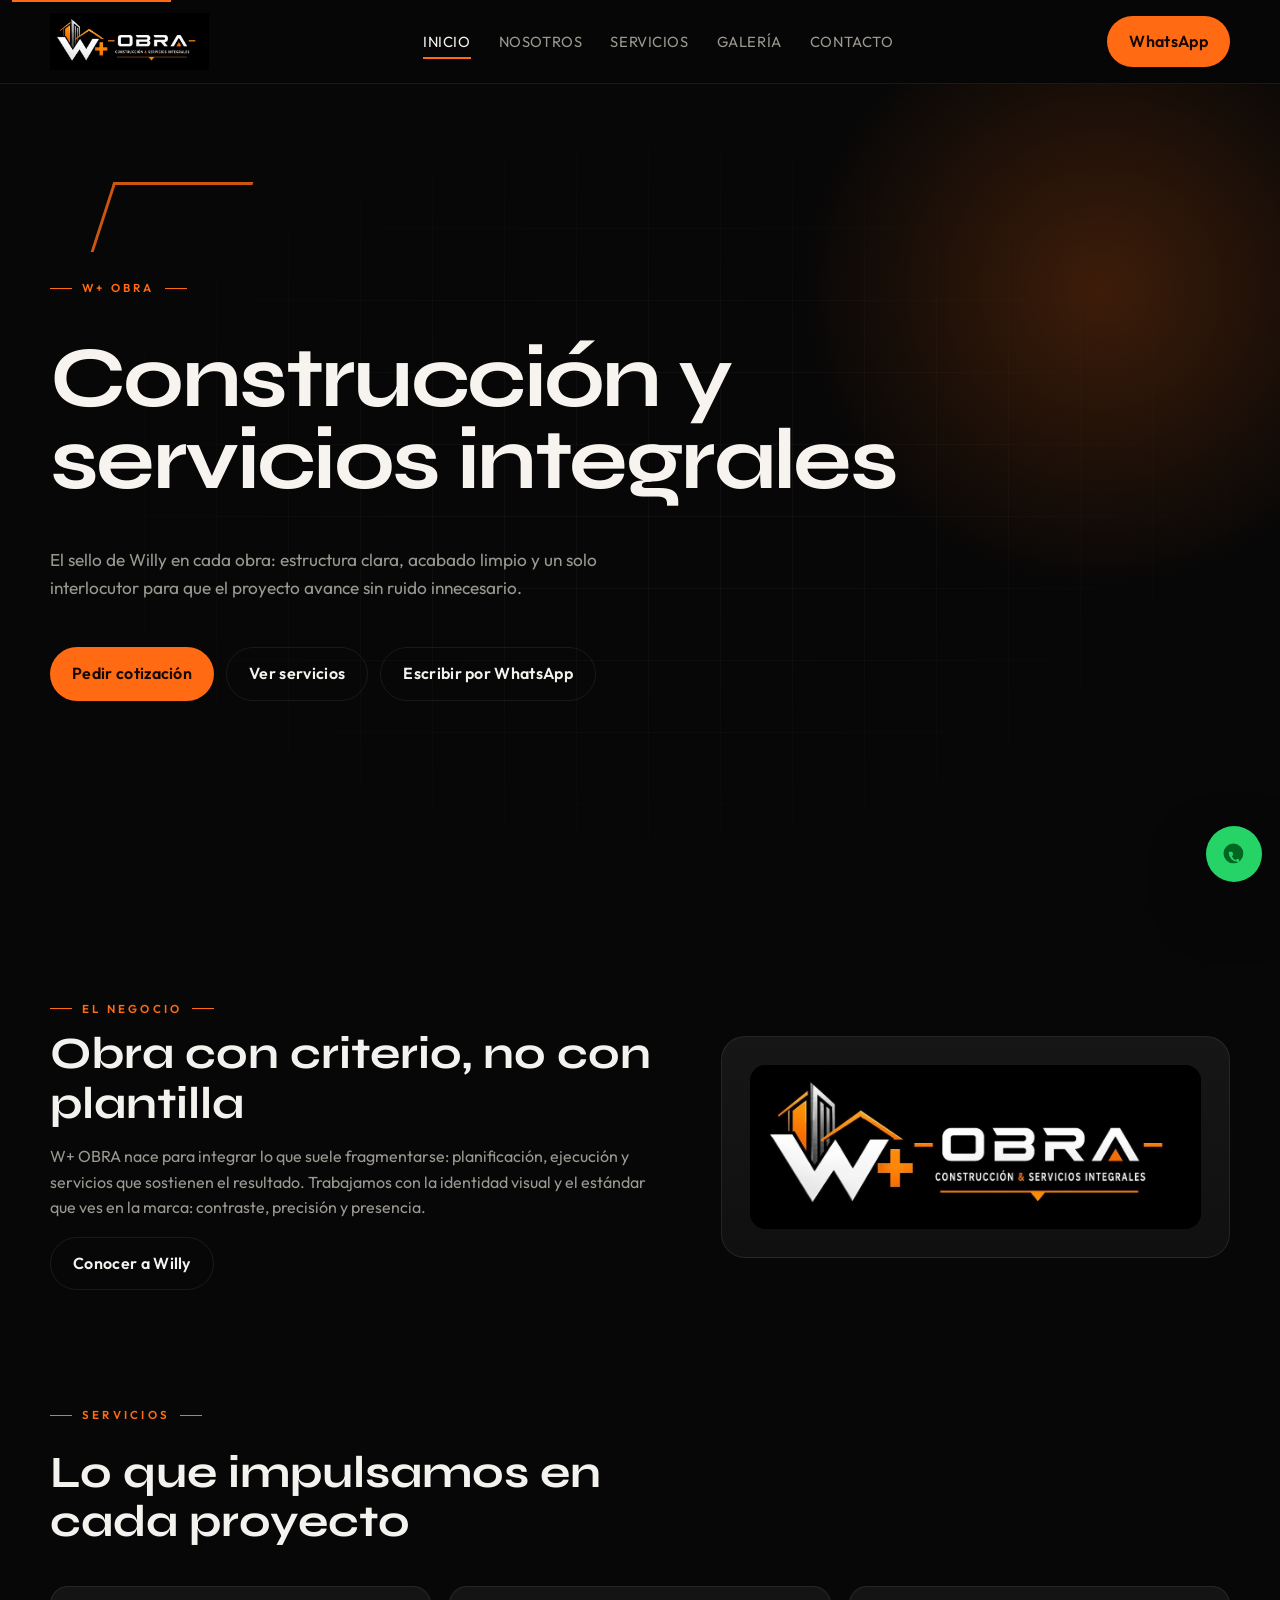
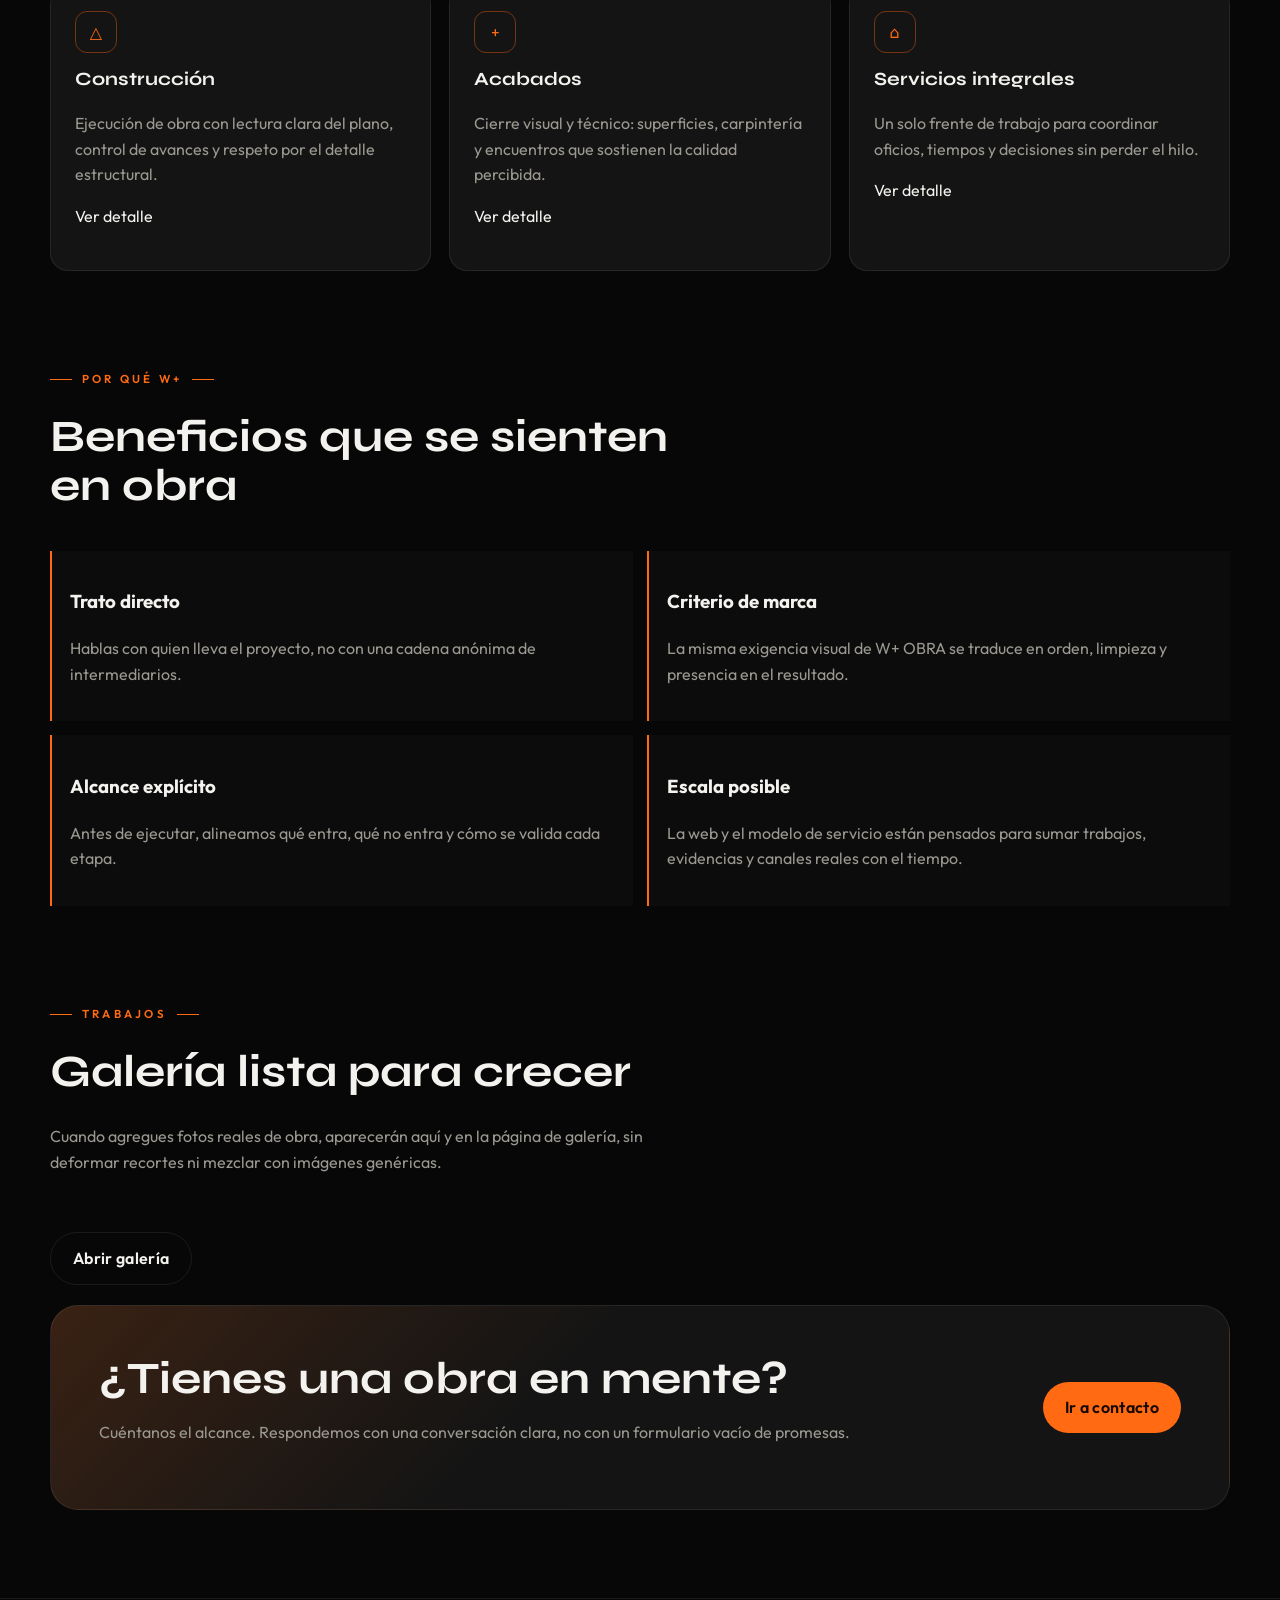
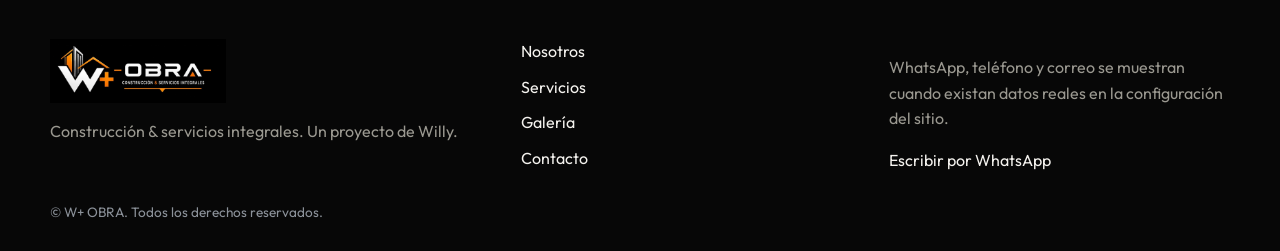
<file: w-plus-obra/index.html>
<!DOCTYPE html>
<html lang="es">
<head>
  <meta charset="utf-8">
  <meta name="viewport" content="width=device-width, initial-scale=1">
  <title>W+ OBRA | Construcción y servicios integrales</title>
  <meta name="description" content="W+ OBRA, el proyecto de Willy: construcción y servicios integrales con enfoque claro, acabado profesional y acompañamiento de principio a fin.">
  <link rel="canonical" href="index.html">
  <meta name="robots" content="index,follow">
  <meta property="og:type" content="website">
  <meta property="og:title" content="W+ OBRA | Construcción y servicios integrales">
  <meta property="og:description" content="Construcción y servicios integrales. Un proyecto de Willy, con identidad propia y ejecución profesional.">
  <meta property="og:image" content="assets/brand/logo-header.jpg">
  <meta name="twitter:card" content="summary_large_image">
  <link rel="icon" href="assets/brand/logo-mark.jpg" type="image/jpeg">
  <link rel="apple-touch-icon" href="assets/brand/logo-mark.jpg">
  <link rel="manifest" href="site.webmanifest">
  <link rel="preconnect" href="https://fonts.googleapis.com">
  <link rel="preconnect" href="https://fonts.gstatic.com" crossorigin>
  <link rel="preload" as="image" href="assets/brand/logo-header.jpg">
  <link href="https://fonts.googleapis.com/css2?family=Outfit:wght@300;400;500;600;700&family=Syne:wght@600;700;800&display=swap" rel="stylesheet">
  <link rel="stylesheet" href="assets/css/styles.css">
  <script type="application/ld+json">
  {
    "@context": "https://schema.org",
    "@type": "Organization",
    "name": "W+ OBRA",
    "alternateName": "Willy Plus Obra",
    "description": "Construcción y servicios integrales",
    "image": "assets/brand/logo-header.jpg",
    "logo": "assets/brand/logo-mark.jpg"
  }
  </script>
</head>
<body data-page="inicio">
  <a class="skip-link" href="#contenido">Saltar al contenido</a>
  <header class="site-header" data-header>
    <div class="wrap header-inner">
      <a class="logo-link" href="index.html">
        <img class="logo-full" src="assets/brand/logo-header.jpg" width="280" height="58" alt="W+ OBRA, construcción y servicios integrales">
        <img class="logo-mark" src="assets/brand/logo-mark.jpg" width="48" height="48" alt="W+ OBRA">
      </a>
      <nav class="nav-desktop" data-nav aria-label="Principal">
        <a href="index.html" data-nav-key="inicio">Inicio</a>
        <a href="nosotros.html" data-nav-key="nosotros">Nosotros</a>
        <a href="servicios.html" data-nav-key="servicios">Servicios</a>
        <a href="galeria.html" data-nav-key="galeria">Galería</a>
        <a href="contacto.html" data-nav-key="contacto">Contacto</a>
      </nav>
      <a class="btn btn-primary header-cta" data-requires-whatsapp hidden target="_blank" rel="noopener noreferrer">WhatsApp</a>
      <button class="menu-toggle" type="button" data-open-menu aria-label="Abrir menú">
        <img src="assets/brand/logo-mark.jpg" alt="">
      </button>
    </div>
  </header>
  <div class="nav-mobile" data-mobile-nav aria-hidden="true">
    <div class="nav-mobile-top">
      <img src="assets/brand/logo-mark.jpg" width="56" height="56" alt="W+ OBRA" style="border-radius:14px;object-fit:cover">
      <button class="close-menu" type="button" data-close-menu aria-label="Cerrar menú">Cerrar</button>
    </div>
    <nav data-nav aria-label="Móvil">
      <a href="index.html" data-nav-key="inicio">Inicio</a>
      <a href="nosotros.html" data-nav-key="nosotros">Nosotros</a>
      <a href="servicios.html" data-nav-key="servicios">Servicios</a>
      <a href="galeria.html" data-nav-key="galeria">Galería</a>
      <a href="contacto.html" data-nav-key="contacto">Contacto</a>
    </nav>
  </div>

  <main id="contenido">
    <section class="hero">
      <div class="hero-grid" aria-hidden="true"></div>
      <div class="hero-glow" aria-hidden="true"></div>
      <div class="hero-roof" aria-hidden="true"></div>
      <div class="hero-inner reveal">
        <p class="eyebrow">W+ OBRA</p>
        <h1>Construcción y servicios integrales</h1>
        <p class="lede">El sello de Willy en cada obra: estructura clara, acabado limpio y un solo interlocutor para que el proyecto avance sin ruido innecesario.</p>
        <div class="hero-actions">
          <a class="btn btn-primary" href="contacto.html">Pedir cotización</a>
          <a class="btn btn-ghost" href="servicios.html">Ver servicios</a>
          <a class="btn btn-ghost" data-requires-whatsapp hidden target="_blank" rel="noopener noreferrer">Escribir por WhatsApp</a>
        </div>
      </div>
    </section>

    <section class="section">
      <div class="wrap split">
        <div>
          <p class="eyebrow">El negocio</p>
          <h2>Obra con criterio, no con plantilla</h2>
          <p class="muted">W+ OBRA nace para integrar lo que suele fragmentarse: planificación, ejecución y servicios que sostienen el resultado. Trabajamos con la identidad visual y el estándar que ves en la marca: contraste, precisión y presencia.</p>
          <p><a class="btn btn-ghost" href="nosotros.html">Conocer a Willy</a></p>
        </div>
        <div class="panel">
          <img src="assets/brand/logo-header.jpg" alt="Identidad oficial de W+ OBRA" width="640" height="220">
        </div>
      </div>
    </section>

    <section class="section" style="padding-top:0">
      <div class="wrap">
        <div class="section-head">
          <p class="eyebrow">Servicios</p>
          <h2>Lo que impulsamos en cada proyecto</h2>
        </div>
        <div class="cards">
          <article class="card">
            <div class="icon-mark" aria-hidden="true">△</div>
            <h3>Construcción</h3>
            <p class="muted">Ejecución de obra con lectura clara del plano, control de avances y respeto por el detalle estructural.</p>
            <p><a href="servicios.html#construccion">Ver detalle</a></p>
          </article>
          <article class="card">
            <div class="icon-mark" aria-hidden="true">+</div>
            <h3>Acabados</h3>
            <p class="muted">Cierre visual y técnico: superficies, carpintería y encuentros que sostienen la calidad percibida.</p>
            <p><a href="servicios.html#acabados">Ver detalle</a></p>
          </article>
          <article class="card">
            <div class="icon-mark" aria-hidden="true">⌂</div>
            <h3>Servicios integrales</h3>
            <p class="muted">Un solo frente de trabajo para coordinar oficios, tiempos y decisiones sin perder el hilo.</p>
            <p><a href="servicios.html#integral">Ver detalle</a></p>
          </article>
        </div>
      </div>
    </section>

    <section class="section" style="padding-top:0">
      <div class="wrap">
        <div class="section-head">
          <p class="eyebrow">Por qué W+</p>
          <h2>Beneficios que se sienten en obra</h2>
        </div>
        <div class="values">
          <div class="value">
            <h3>Trato directo</h3>
            <p class="muted">Hablas con quien lleva el proyecto, no con una cadena anónima de intermediarios.</p>
          </div>
          <div class="value">
            <h3>Criterio de marca</h3>
            <p class="muted">La misma exigencia visual de W+ OBRA se traduce en orden, limpieza y presencia en el resultado.</p>
          </div>
          <div class="value">
            <h3>Alcance explícito</h3>
            <p class="muted">Antes de ejecutar, alineamos qué entra, qué no entra y cómo se valida cada etapa.</p>
          </div>
          <div class="value">
            <h3>Escala posible</h3>
            <p class="muted">La web y el modelo de servicio están pensados para sumar trabajos, evidencias y canales reales con el tiempo.</p>
          </div>
        </div>
      </div>
    </section>

    <section class="section" style="padding-top:0">
      <div class="wrap">
        <div class="section-head">
          <p class="eyebrow">Trabajos</p>
          <h2>Galería lista para crecer</h2>
          <p class="muted">Cuando agregues fotos reales de obra, aparecerán aquí y en la página de galería, sin deformar recortes ni mezclar con imágenes genéricas.</p>
        </div>
        <a class="btn btn-ghost" href="galeria.html">Abrir galería</a>
        <div class="cta-band">
          <div>
            <h2>¿Tienes una obra en mente?</h2>
            <p class="muted">Cuéntanos el alcance. Respondemos con una conversación clara, no con un formulario vacío de promesas.</p>
          </div>
          <a class="btn btn-primary" href="contacto.html">Ir a contacto</a>
        </div>
      </div>
    </section>
  </main>

  <footer class="site-footer">
    <div class="wrap footer-grid">
      <div>
        <img class="footer-logo" src="assets/brand/logo-header.jpg" alt="W+ OBRA">
        <p class="muted">Construcción &amp; servicios integrales. Un proyecto de Willy.</p>
      </div>
      <nav aria-label="Pie">
        <a href="nosotros.html">Nosotros</a>
        <a href="servicios.html">Servicios</a>
        <a href="galeria.html">Galería</a>
        <a href="contacto.html">Contacto</a>
      </nav>
      <div>
        <p class="muted">WhatsApp, teléfono y correo se muestran cuando existan datos reales en la configuración del sitio.</p>
        <a data-requires-whatsapp hidden target="_blank" rel="noopener noreferrer">Escribir por WhatsApp</a>
      </div>
    </div>
    <div class="wrap legal">© W+ OBRA. Todos los derechos reservados.</div>
  </footer>

  <a class="wa-float" data-wa-float hidden target="_blank" rel="noopener noreferrer" aria-label="WhatsApp">
    <svg width="28" height="28" viewBox="0 0 24 24" fill="currentColor" aria-hidden="true"><path d="M20 11.5A8.5 8.5 0 1 1 11.5 3 8.5 8.5 0 0 1 20 11.5Zm-3.2 5.2-1.7-.5a.8.8 0 0 0-.7.1l-1 1a7 7 0 0 1-3.3-3.3l1-1a.8.8 0 0 0 .1-.7l-.5-1.7a.8.8 0 0 0-.8-.5h-1.6a.8.8 0 0 0-.8.8 8 8 0 0 0 8 8 .8.8 0 0 0 .8-.8v-1.6a.8.8 0 0 0-.5-.8Z"/></svg>
  </a>
  <script src="assets/js/config.js"></script>
  <script src="assets/js/main.js"></script>
</body>
</html>
</file>
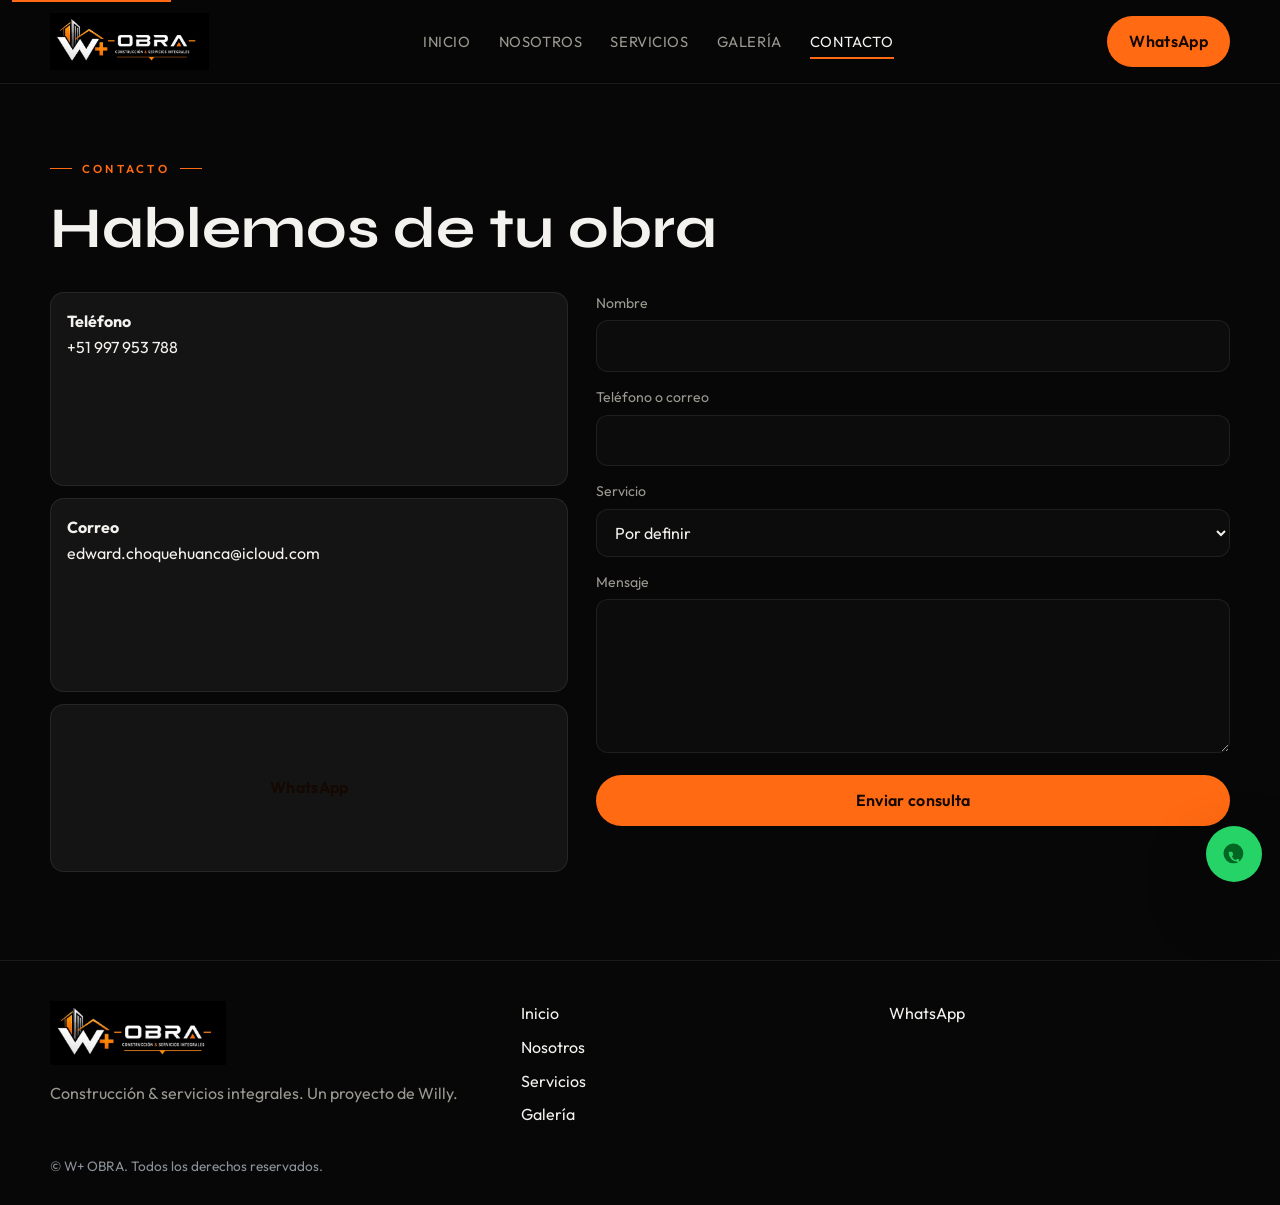
<file: w-plus-obra/contacto.html>
<!DOCTYPE html>
<html lang="es">
<head>
  <meta charset="utf-8">
  <meta name="viewport" content="width=device-width, initial-scale=1">
  <title>Contacto | Cotiza con W+ OBRA</title>
  <meta name="description" content="Contacta a W+ OBRA para cotizar construcción o servicios integrales. Formulario y canales reales: WhatsApp, teléfono o correo cuando estén configurados.">
  <link rel="canonical" href="contacto.html">
  <meta property="og:title" content="Contacto | Cotiza con W+ OBRA">
  <meta property="og:description" content="Escribe a Willy / W+ OBRA para hablar de tu obra. Sin datos inventados: solo los canales que existan.">
  <meta property="og:image" content="assets/brand/logo-header.jpg">
  <link rel="icon" href="assets/brand/logo-mark.jpg" type="image/jpeg">
  <link rel="preconnect" href="https://fonts.googleapis.com">
  <link rel="preconnect" href="https://fonts.gstatic.com" crossorigin>
  <link href="https://fonts.googleapis.com/css2?family=Outfit:wght@300;400;500;600;700&family=Syne:wght@600;700;800&display=swap" rel="stylesheet">
  <link rel="stylesheet" href="assets/css/styles.css">
  <script type="application/ld+json">
  {
    "@context": "https://schema.org",
    "@type": "ContactPage",
    "name": "Contacto W+ OBRA",
    "mainEntity": { "@type": "Organization", "name": "W+ OBRA" }
  }
  </script>
</head>
<body data-page="contacto">
  <a class="skip-link" href="#contenido">Saltar al contenido</a>
  <header class="site-header" data-header>
    <div class="wrap header-inner">
      <a class="logo-link" href="index.html">
        <img class="logo-full" src="assets/brand/logo-header.jpg" width="280" height="58" alt="W+ OBRA, construcción y servicios integrales">
        <img class="logo-mark" src="assets/brand/logo-mark.jpg" width="48" height="48" alt="W+ OBRA">
      </a>
      <nav class="nav-desktop" data-nav aria-label="Principal">
        <a href="index.html" data-nav-key="inicio">Inicio</a>
        <a href="nosotros.html" data-nav-key="nosotros">Nosotros</a>
        <a href="servicios.html" data-nav-key="servicios">Servicios</a>
        <a href="galeria.html" data-nav-key="galeria">Galería</a>
        <a href="contacto.html" data-nav-key="contacto">Contacto</a>
      </nav>
      <a class="btn btn-primary header-cta" data-requires-whatsapp hidden target="_blank" rel="noopener noreferrer">WhatsApp</a>
      <button class="menu-toggle" type="button" data-open-menu aria-label="Abrir menú">
        <img src="assets/brand/logo-mark.jpg" alt="">
      </button>
    </div>
  </header>
  <div class="nav-mobile" data-mobile-nav aria-hidden="true">
    <div class="nav-mobile-top">
      <img src="assets/brand/logo-mark.jpg" width="56" height="56" alt="W+ OBRA" style="border-radius:14px;object-fit:cover">
      <button class="close-menu" type="button" data-close-menu aria-label="Cerrar menú">Cerrar</button>
    </div>
    <nav data-nav aria-label="Móvil">
      <a href="index.html" data-nav-key="inicio">Inicio</a>
      <a href="nosotros.html" data-nav-key="nosotros">Nosotros</a>
      <a href="servicios.html" data-nav-key="servicios">Servicios</a>
      <a href="galeria.html" data-nav-key="galeria">Galería</a>
      <a href="contacto.html" data-nav-key="contacto">Contacto</a>
    </nav>
  </div>

  <main id="contenido">
    <header class="page-hero wrap">
      <p class="eyebrow">Contacto</p>
      <h1>Hablemos de tu obra</h1>
    </header>

    <section class="section" style="padding-top:8px">
      <div class="wrap contact-grid">
        <aside class="contact-list">
          <a data-contact-phone hidden><strong>Teléfono</strong><br><span data-value></span></a>
          <a data-contact-email hidden><strong>Correo</strong><br><span data-value></span></a>
          <p data-contact-address hidden><strong>Ubicación</strong><br><span data-value></span></p>
          <p data-contact-hours hidden><strong>Horarios</strong><br><span data-value></span></p>
          <a class="btn btn-primary" data-requires-whatsapp hidden target="_blank" rel="noopener noreferrer">WhatsApp</a>
        </aside>
        <div>
          <form class="form" data-contact-form>
            <label>
              <span>Nombre</span>
              <input name="name" type="text" required autocomplete="name" maxlength="120">
            </label>
            <label>
              <span>Teléfono o correo</span>
              <input name="contact" type="text" required autocomplete="tel" maxlength="120">
            </label>
            <label>
              <span>Servicio</span>
              <select name="service">
                <option value="">Por definir</option>
                <option>Construcción</option>
                <option>Acabados</option>
                <option>Servicios integrales</option>
              </select>
            </label>
            <label>
              <span>Mensaje</span>
              <textarea name="message" rows="5" required maxlength="2000"></textarea>
            </label>
            <button class="btn btn-primary" type="submit">Enviar consulta</button>
            <p class="muted" data-form-status></p>
          </form>
          <div data-map hidden style="margin-top:20px">
            <iframe class="map-frame" title="Mapa de W+ OBRA" loading="lazy" referrerpolicy="no-referrer-when-downgrade"></iframe>
          </div>
        </div>
      </div>
    </section>
  </main>

  <footer class="site-footer">
    <div class="wrap footer-grid">
      <div>
        <img class="footer-logo" src="assets/brand/logo-header.jpg" alt="W+ OBRA">
        <p class="muted">Construcción &amp; servicios integrales. Un proyecto de Willy.</p>
      </div>
      <nav aria-label="Pie">
        <a href="index.html">Inicio</a>
        <a href="nosotros.html">Nosotros</a>
        <a href="servicios.html">Servicios</a>
        <a href="galeria.html">Galería</a>
      </nav>
      <div>
        <a data-requires-whatsapp hidden target="_blank" rel="noopener noreferrer">WhatsApp</a>
      </div>
    </div>
    <div class="wrap legal">© W+ OBRA. Todos los derechos reservados.</div>
  </footer>
  <a class="wa-float" data-wa-float hidden target="_blank" rel="noopener noreferrer" aria-label="WhatsApp">
    <svg width="28" height="28" viewBox="0 0 24 24" fill="currentColor" aria-hidden="true"><path d="M20 11.5A8.5 8.5 0 1 1 11.5 3 8.5 8.5 0 0 1 20 11.5Zm-3.2 5.2-1.7-.5a.8.8 0 0 0-.7.1l-1 1a7 7 0 0 1-3.3-3.3l1-1a.8.8 0 0 0 .1-.7l-.5-1.7a.8.8 0 0 0-.8-.5h-1.6a.8.8 0 0 0-.8.8 8 8 0 0 0 8 8 .8.8 0 0 0 .8-.8v-1.6a.8.8 0 0 0-.5-.8Z"/></svg>
  </a>
  <script src="assets/js/config.js"></script>
  <script src="assets/js/main.js"></script>
</body>
</html>
</file>
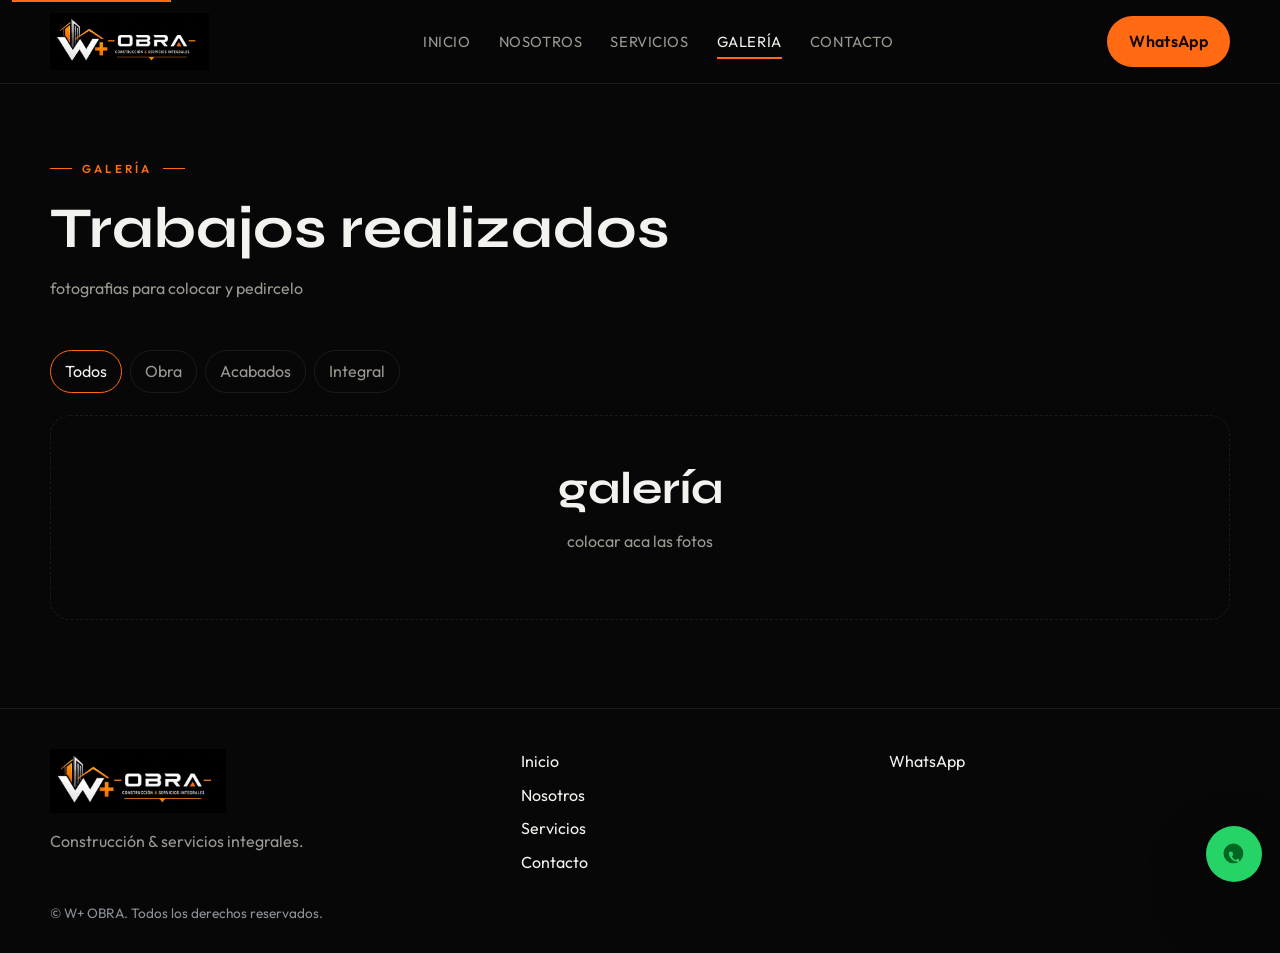
<file: w-plus-obra/galeria.html>
<!DOCTYPE html>
<html lang="es">
<head>
  <meta charset="utf-8">
  <meta name="viewport" content="width=device-width, initial-scale=1">
  <title>Galería de obras | W+ OBRA</title>
  <meta name="description" content="Galería de trabajos de W+ OBRA. Espacio listo para fotografías reales de construcción y acabados, sin deformar las imágenes.">
  <link rel="canonical" href="galeria.html">
  <meta property="og:title" content="Galería de obras | W+ OBRA">
  <meta property="og:description" content="Muestra visual de trabajos de W+ OBRA. Se actualiza con fotos reales del taller y de la obra.">
  <meta property="og:image" content="assets/brand/logo-mark.jpg">
  <link rel="icon" href="assets/brand/logo-mark.jpg" type="image/jpeg">
  <link rel="preconnect" href="https://fonts.googleapis.com">
  <link rel="preconnect" href="https://fonts.gstatic.com" crossorigin>
  <link href="https://fonts.googleapis.com/css2?family=Outfit:wght@300;400;500;600;700&family=Syne:wght@600;700;800&display=swap" rel="stylesheet">
  <link rel="stylesheet" href="assets/css/styles.css">
  <script type="application/ld+json">
  {
    "@context": "https://schema.org",
    "@type": "CollectionPage",
    "name": "Galería W+ OBRA",
    "description": "Trabajos realizados de construcción y servicios integrales"
  }
  </script>
</head>
<body data-page="galeria">
  <a class="skip-link" href="#contenido">Saltar al contenido</a>
  <header class="site-header" data-header>
    <div class="wrap header-inner">
      <a class="logo-link" href="index.html">
        <img class="logo-full" src="assets/brand/logo-header.jpg" width="280" height="58" alt="W+ OBRA, construcción y servicios integrales">
        <img class="logo-mark" src="assets/brand/logo-mark.jpg" width="48" height="48" alt="W+ OBRA">
      </a>
      <nav class="nav-desktop" data-nav aria-label="Principal">
        <a href="index.html" data-nav-key="inicio">Inicio</a>
        <a href="nosotros.html" data-nav-key="nosotros">Nosotros</a>
        <a href="servicios.html" data-nav-key="servicios">Servicios</a>
        <a href="galeria.html" data-nav-key="galeria">Galería</a>
        <a href="contacto.html" data-nav-key="contacto">Contacto</a>
      </nav>
      <a class="btn btn-primary header-cta" data-requires-whatsapp hidden target="_blank" rel="noopener noreferrer">WhatsApp</a>
      <button class="menu-toggle" type="button" data-open-menu aria-label="Abrir menú">
        <img src="assets/brand/logo-mark.jpg" alt="">
      </button>
    </div>
  </header>
  <div class="nav-mobile" data-mobile-nav aria-hidden="true">
    <div class="nav-mobile-top">
      <img src="assets/brand/logo-mark.jpg" width="56" height="56" alt="W+ OBRA" style="border-radius:14px;object-fit:cover">
      <button class="close-menu" type="button" data-close-menu aria-label="Cerrar menú">Cerrar</button>
    </div>
    <nav data-nav aria-label="Móvil">
      <a href="index.html" data-nav-key="inicio">Inicio</a>
      <a href="nosotros.html" data-nav-key="nosotros">Nosotros</a>
      <a href="servicios.html" data-nav-key="servicios">Servicios</a>
      <a href="galeria.html" data-nav-key="galeria">Galería</a>
      <a href="contacto.html" data-nav-key="contacto">Contacto</a>
    </nav>
  </div>

  <main id="contenido">
    <header class="page-hero wrap">
      <p class="eyebrow">Galería</p>
      <h1>Trabajos realizados</h1>
      <p class="muted">fotografias para colocar y pedircelo</p>
    </header>

    <section class="section" style="padding-top:8px" data-gallery>
      <div class="wrap">
        <div class="gallery-toolbar" role="toolbar" aria-label="Filtrar galería">
          <button class="chip is-active" type="button" data-filter="all">Todos</button>
          <button class="chip" type="button" data-filter="obra">Obra</button>
          <button class="chip" type="button" data-filter="acabados">Acabados</button>
          <button class="chip" type="button" data-filter="integral">Integral</button>
        </div>
        <div class="gallery-grid" data-gallery-grid></div>
        <div class="empty-gallery" data-gallery-empty>
          <h2>galería</h2>
          <p>colocar aca las fotos</p>
        </div>
      </div>
    </section>
  </main>

  <div class="lightbox" data-lightbox role="dialog" aria-label="Imagen ampliada">
    <img alt="">
  </div>

  <footer class="site-footer">
    <div class="wrap footer-grid">
      <div>
        <img class="footer-logo" src="assets/brand/logo-header.jpg" alt="W+ OBRA">
        <p class="muted">Construcción &amp; servicios integrales.</p>
      </div>
      <nav aria-label="Pie">
        <a href="index.html">Inicio</a>
        <a href="nosotros.html">Nosotros</a>
        <a href="servicios.html">Servicios</a>
        <a href="contacto.html">Contacto</a>
      </nav>
      <div>
        <a data-requires-whatsapp hidden target="_blank" rel="noopener noreferrer">WhatsApp</a>
      </div>
    </div>
    <div class="wrap legal">© W+ OBRA. Todos los derechos reservados.</div>
  </footer>
  <a class="wa-float" data-wa-float hidden target="_blank" rel="noopener noreferrer" aria-label="WhatsApp">
    <svg width="28" height="28" viewBox="0 0 24 24" fill="currentColor" aria-hidden="true"><path d="M20 11.5A8.5 8.5 0 1 1 11.5 3 8.5 8.5 0 0 1 20 11.5Zm-3.2 5.2-1.7-.5a.8.8 0 0 0-.7.1l-1 1a7 7 0 0 1-3.3-3.3l1-1a.8.8 0 0 0 .1-.7l-.5-1.7a.8.8 0 0 0-.8-.5h-1.6a.8.8 0 0 0-.8.8 8 8 0 0 0 8 8 .8.8 0 0 0 .8-.8v-1.6a.8.8 0 0 0-.5-.8Z"/></svg>
  </a>
  <script src="assets/js/config.js"></script>
  <script src="assets/js/gallery-data.js"></script>
  <script src="assets/js/gallery.js"></script>
  <script src="assets/js/main.js"></script>
</body>
</html>
</file>
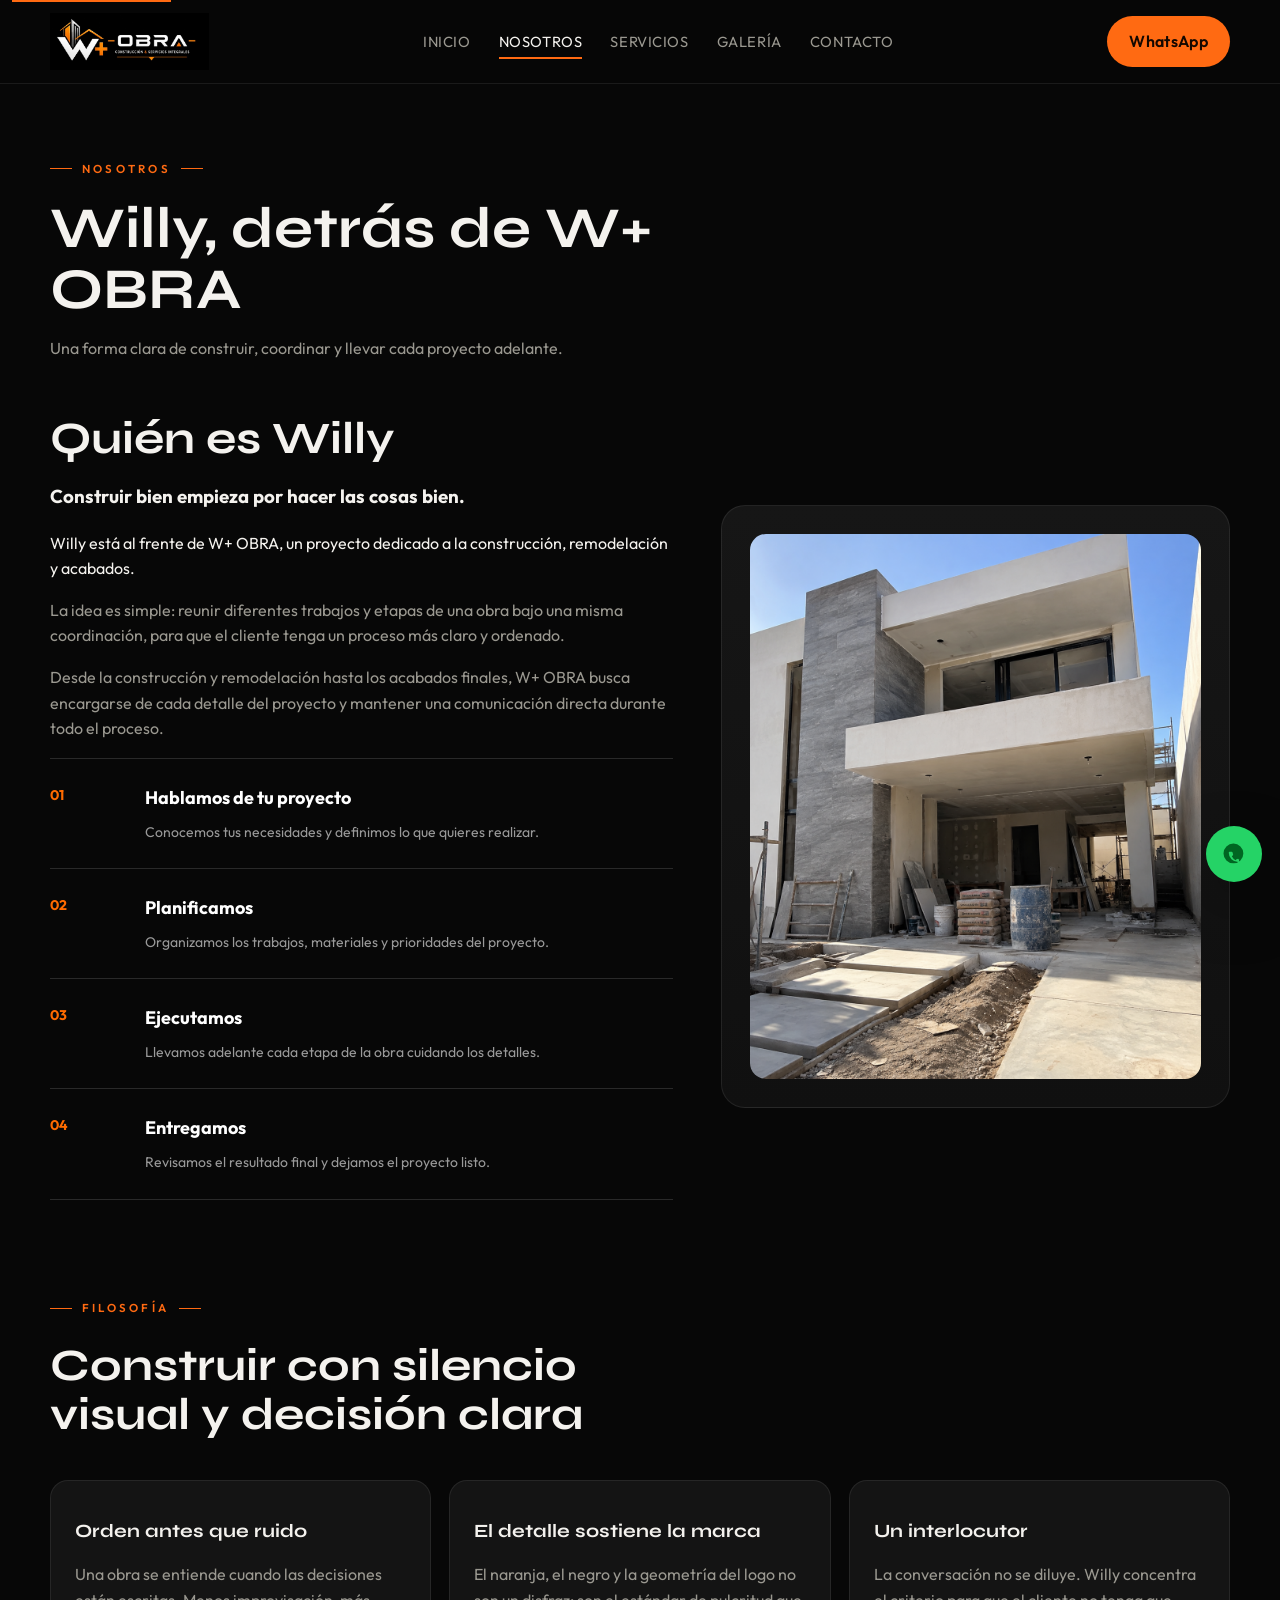
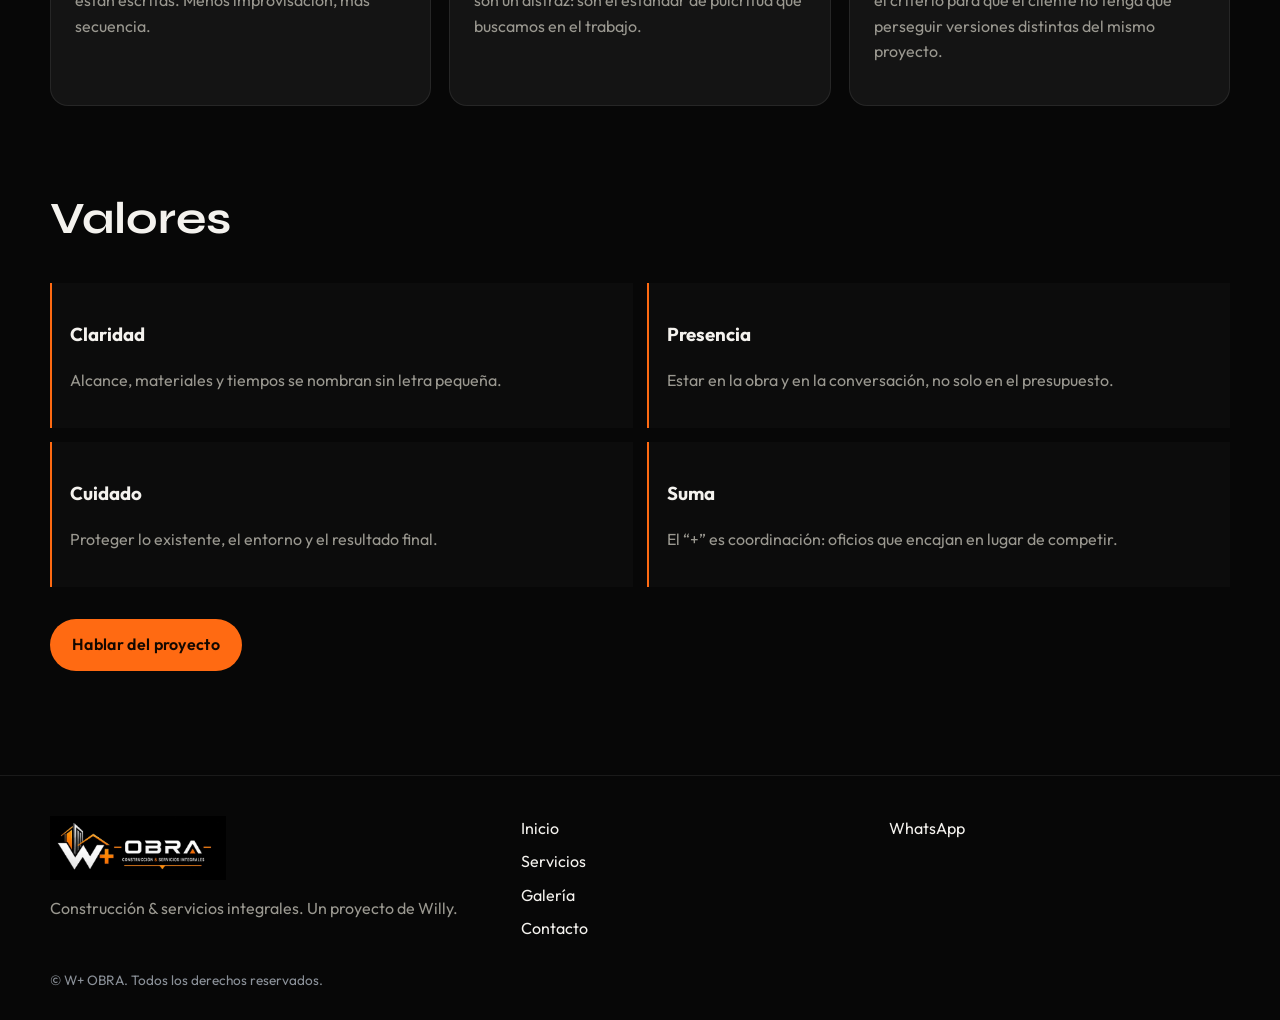
<file: w-plus-obra/nosotros.html>
<!DOCTYPE html>
<html lang="es">

<head>
  <meta charset="utf-8">
  <meta name="viewport" content="width=device-width, initial-scale=1">

  <title>Nosotros | Willy y W+ OBRA</title>

  <meta name="description" content="Quién está detrás de W+ OBRA: Willy, la filosofía de la marca y la forma de trabajar en construcción y servicios integrales.">

  <link rel="canonical" href="nosotros.html">

  <meta property="og:type" content="website">
  <meta property="og:title" content="Nosotros | Willy y W+ OBRA">
  <meta property="og:description" content="Historia, criterio y valores de W+ OBRA, el sello de Willy en construcción y servicios integrales.">
  <meta property="og:image" content="assets/brand/logo-mark.jpg">

  <meta name="twitter:card" content="summary">

  <link rel="icon" href="assets/brand/logo-mark.jpg" type="image/jpeg">

  <link rel="preconnect" href="https://fonts.googleapis.com">
  <link rel="preconnect" href="https://fonts.gstatic.com" crossorigin>

  <link href="https://fonts.googleapis.com/css2?family=Outfit:wght@300;400;500;600;700&family=Syne:wght@600;700;800&display=swap" rel="stylesheet">

  <link rel="stylesheet" href="assets/css/styles.css">

  <script type="application/ld+json">
  {
    "@context": "https://schema.org",
    "@type": "AboutPage",
    "name": "Nosotros | W+ OBRA",
    "about": {
      "@type": "Person",
      "name": "Willy",
      "worksFor": {
        "@type": "Organization",
        "name": "W+ OBRA"
      }
    }
  }
  </script>
</head>

<body data-page="nosotros">

  <a class="skip-link" href="#contenido">
    Saltar al contenido
  </a>

  <header class="site-header" data-header>
    <div class="wrap header-inner">

      <a class="logo-link" href="index.html">
        <img
          class="logo-full"
          src="assets/brand/logo-header.jpg"
          width="280"
          height="58"
          alt="W+ OBRA, construcción y servicios integrales"
        >

        <img
          class="logo-mark"
          src="assets/brand/logo-mark.jpg"
          width="48"
          height="48"
          alt="W+ OBRA"
        >
      </a>

      <nav class="nav-desktop" data-nav aria-label="Principal">
        <a href="index.html" data-nav-key="inicio">Inicio</a>
        <a href="nosotros.html" data-nav-key="nosotros">Nosotros</a>
        <a href="servicios.html" data-nav-key="servicios">Servicios</a>
        <a href="galeria.html" data-nav-key="galeria">Galería</a>
        <a href="contacto.html" data-nav-key="contacto">Contacto</a>
      </nav>

      <a
        class="btn btn-primary header-cta"
        data-requires-whatsapp
        hidden
        target="_blank"
        rel="noopener noreferrer"
      >
        WhatsApp
      </a>

      <button
        class="menu-toggle"
        type="button"
        data-open-menu
        aria-label="Abrir menú"
      >
        <img src="assets/brand/logo-mark.jpg" alt="">
      </button>

    </div>
  </header>

  <div class="nav-mobile" data-mobile-nav aria-hidden="true">

    <div class="nav-mobile-top">
      <img
        src="assets/brand/logo-mark.jpg"
        width="56"
        height="56"
        alt="W+ OBRA"
        style="border-radius:14px;object-fit:cover"
      >

      <button
        class="close-menu"
        type="button"
        data-close-menu
        aria-label="Cerrar menú"
      >
        Cerrar
      </button>
    </div>

    <nav data-nav aria-label="Móvil">
      <a href="index.html" data-nav-key="inicio">Inicio</a>
      <a href="nosotros.html" data-nav-key="nosotros">Nosotros</a>
      <a href="servicios.html" data-nav-key="servicios">Servicios</a>
      <a href="galeria.html" data-nav-key="galeria">Galería</a>
      <a href="contacto.html" data-nav-key="contacto">Contacto</a>
    </nav>

  </div>

  <main id="contenido">

    <header class="page-hero wrap">
      <p class="eyebrow">Nosotros</p>

      <h1>Willy, detrás de W+ OBRA</h1>

      <p class="muted">
        Una forma clara de construir, coordinar y llevar cada proyecto adelante.
      </p>
    </header>

    <section class="section" style="padding-top:12px">

      <div class="wrap split">

        <div>

          <h2>Quién es Willy</h2>

          <h3>
            Construir bien empieza por hacer las cosas bien.
          </h3>

          <p>
            Willy está al frente de W+ OBRA, un proyecto dedicado a la construcción,
            remodelación y acabados.
          </p>

          <p class="muted">
            La idea es simple: reunir diferentes trabajos y etapas de una obra bajo
            una misma coordinación, para que el cliente tenga un proceso más claro
            y ordenado.
          </p>

          <p class="muted">
            Desde la construcción y remodelación hasta los acabados finales,
            W+ OBRA busca encargarse de cada detalle del proyecto y mantener
            una comunicación directa durante todo el proceso.
          </p>

          <div class="proceso-lista">

            <div class="proceso-item">

              <span class="proceso-numero">01</span>

              <div>
                <h4>Hablamos de tu proyecto</h4>

                <p>
                  Conocemos tus necesidades y definimos lo que quieres realizar.
                </p>
              </div>

            </div>

            <div class="proceso-item">

              <span class="proceso-numero">02</span>

              <div>
                <h4>Planificamos</h4>

                <p>
                  Organizamos los trabajos, materiales y prioridades del proyecto.
                </p>
              </div>

            </div>

            <div class="proceso-item">

              <span class="proceso-numero">03</span>

              <div>
                <h4>Ejecutamos</h4>

                <p>
                  Llevamos adelante cada etapa de la obra cuidando los detalles.
                </p>
              </div>

            </div>

            <div class="proceso-item">

              <span class="proceso-numero">04</span>

              <div>
                <h4>Entregamos</h4>

                <p>
                  Revisamos el resultado final y dejamos el proyecto listo.
                </p>
              </div>

            </div>

          </div>

        </div>

        <div class="panel">

          <img
            src="assets/img/casa para portada.png"
            alt="casa para portada"
          >

        </div>

      </div>

    </section>

    <section class="section" style="padding-top:0">

      <div class="wrap">

        <div class="section-head">

          <p class="eyebrow">Filosofía</p>

          <h2>
            Construir con silencio visual y decisión clara
          </h2>

        </div>

        <div class="cards">

          <article class="card">

            <h3>Orden antes que ruido</h3>

            <p class="muted">
              Una obra se entiende cuando las decisiones están escritas.
              Menos improvisación, más secuencia.
            </p>

          </article>

          <article class="card">

            <h3>El detalle sostiene la marca</h3>

            <p class="muted">
              El naranja, el negro y la geometría del logo no son un disfraz:
              son el estándar de pulcritud que buscamos en el trabajo.
            </p>

          </article>

          <article class="card">

            <h3>Un interlocutor</h3>

            <p class="muted">
              La conversación no se diluye. Willy concentra el criterio para
              que el cliente no tenga que perseguir versiones distintas del
              mismo proyecto.
            </p>

          </article>

        </div>

      </div>

    </section>

    <section class="section" style="padding-top:0">

      <div class="wrap">

        <div class="section-head">

          <h2>Valores</h2>

        </div>

        <div class="values">

          <div class="value">
            <h3>Claridad</h3>

            <p class="muted">
              Alcance, materiales y tiempos se nombran sin letra pequeña.
            </p>
          </div>

          <div class="value">
            <h3>Presencia</h3>

            <p class="muted">
              Estar en la obra y en la conversación, no solo en el presupuesto.
            </p>
          </div>

          <div class="value">
            <h3>Cuidado</h3>

            <p class="muted">
              Proteger lo existente, el entorno y el resultado final.
            </p>
          </div>

          <div class="value">
            <h3>Suma</h3>

            <p class="muted">
              El “+” es coordinación: oficios que encajan en lugar de competir.
            </p>
          </div>

        </div>

        <p style="margin-top:32px">

          <a class="btn btn-primary" href="contacto.html">
            Hablar del proyecto
          </a>

        </p>

      </div>

    </section>

  </main>

  <footer class="site-footer">

    <div class="wrap footer-grid">

      <div>

        <img
          class="footer-logo"
          src="assets/brand/logo-header.jpg"
          alt="W+ OBRA"
        >

        <p class="muted">
          Construcción &amp; servicios integrales. Un proyecto de Willy.
        </p>

      </div>

      <nav aria-label="Pie">
        <a href="index.html">Inicio</a>
        <a href="servicios.html">Servicios</a>
        <a href="galeria.html">Galería</a>
        <a href="contacto.html">Contacto</a>
      </nav>

      <div>

        <a
          data-requires-whatsapp
          hidden
          target="_blank"
          rel="noopener noreferrer"
        >
          WhatsApp
        </a>

      </div>

    </div>

    <div class="wrap legal">
      © W+ OBRA. Todos los derechos reservados.
    </div>

  </footer>

  <a
    class="wa-float"
    data-wa-float
    hidden
    target="_blank"
    rel="noopener noreferrer"
    aria-label="WhatsApp"
  >

    <svg
      width="28"
      height="28"
      viewBox="0 0 24 24"
      fill="currentColor"
      aria-hidden="true"
    >
      <path d="M20 11.5A8.5 8.5 0 1 1 11.5 3 8.5 8.5 0 0 1 20 11.5Zm-3.2 5.2-1.7-.5a.8.8 0 0 0-.7.1l-1 1a7 7 0 0 1-3.3-3.3l1-1a.8.8 0 0 0 .1-.7l-.5-1.7a.8.8 0 0 0-.8-.5h-1.6a.8.8 0 0 0-.8.8 8 8 0 0 0 8 8 .8.8 0 0 0 .8-.8v-1.6a.8.8 0 0 0-.5-.8Z"/>
    </svg>

  </a>

  <script src="assets/js/config.js"></script>
  <script src="assets/js/main.js"></script>

</body>

</html>
</file>
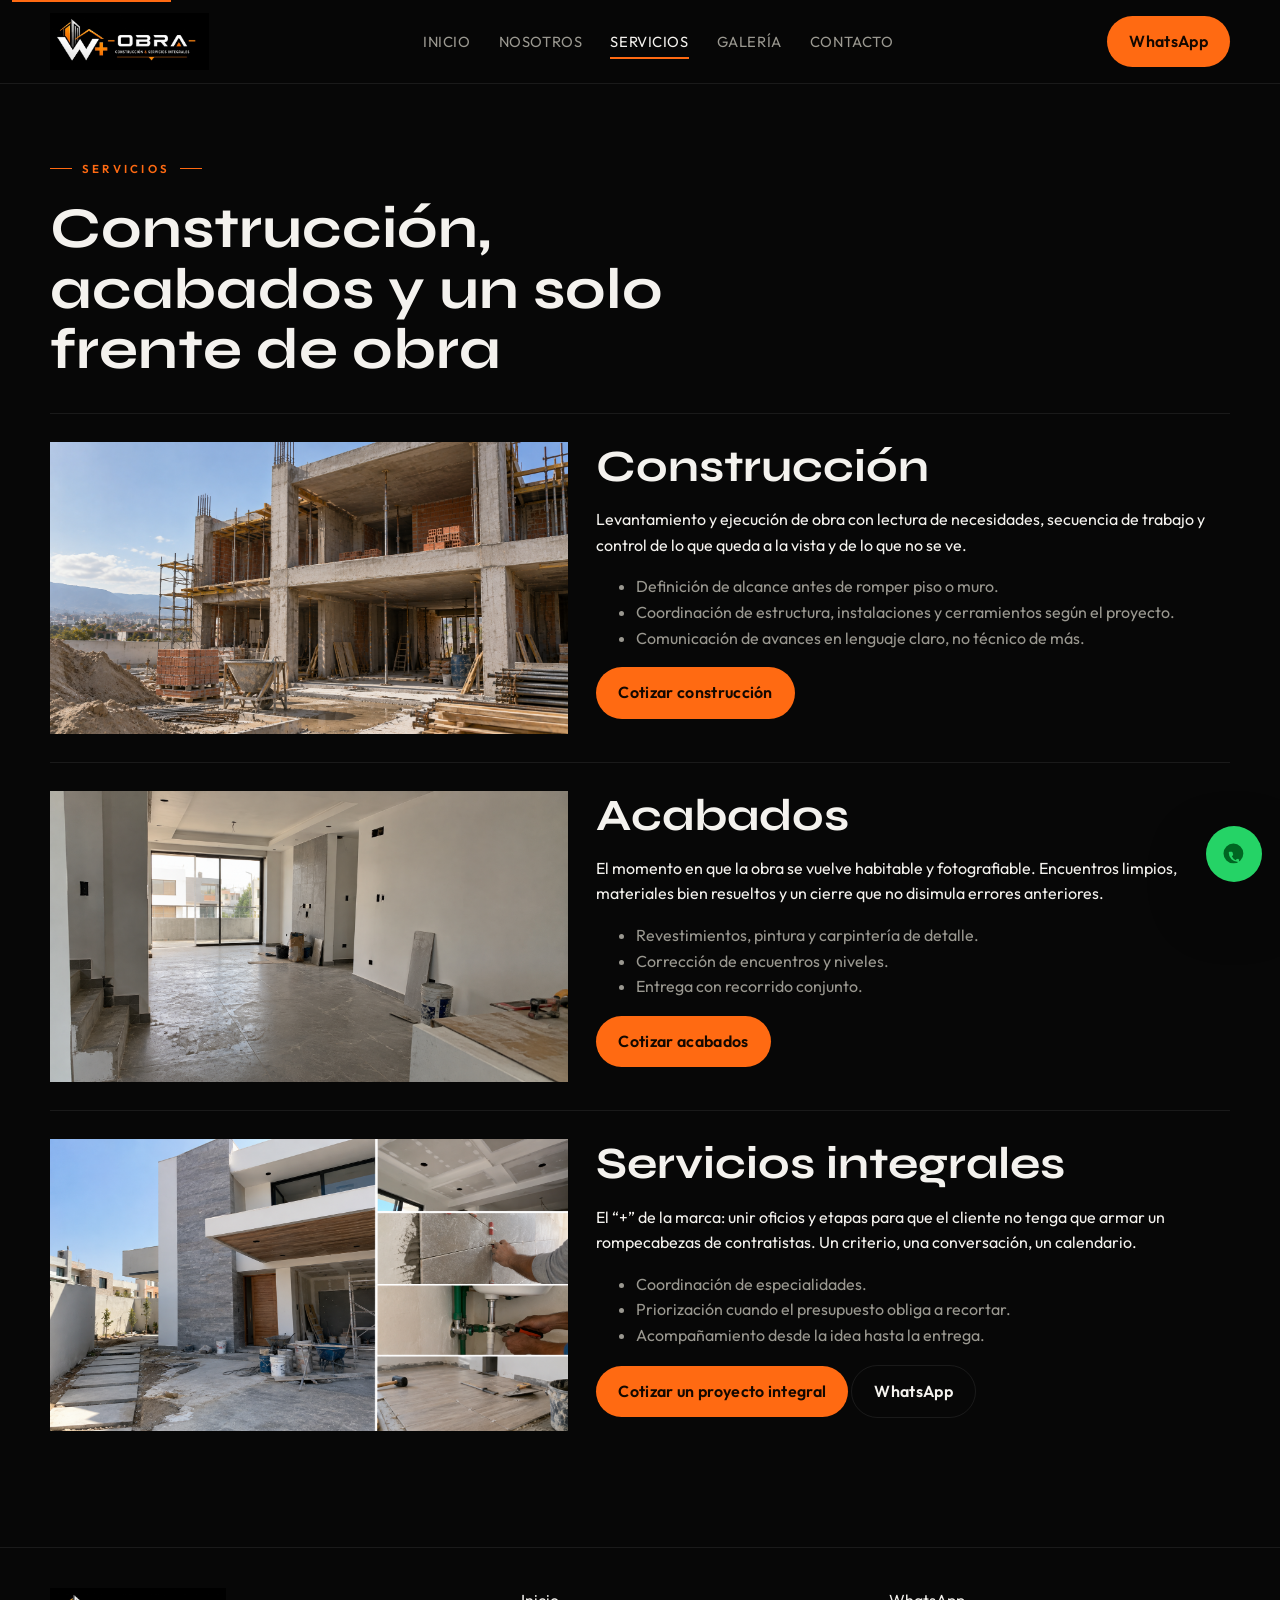
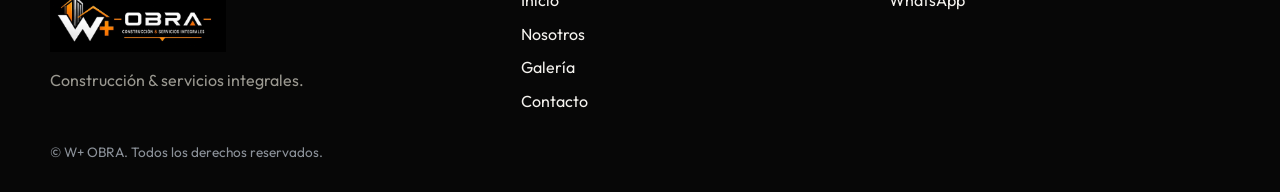
<file: w-plus-obra/servicios.html>
<!DOCTYPE html>
<html lang="es">
<head>
  <meta charset="utf-8">
  <meta name="viewport" content="width=device-width, initial-scale=1">
  <title>Servicios | Construcción integral W+ OBRA</title>
  <meta name="description" content="Servicios de W+ OBRA: construcción, acabados y coordinación integral. Cada línea con descripción, criterio y llamado a cotizar.">
  <link rel="canonical" href="servicios.html">
  <meta property="og:title" content="Servicios | Construcción integral W+ OBRA">
  <meta property="og:description" content="Construcción, acabados y servicios integrales bajo el sello de Willy.">
  <meta property="og:image" content="assets/brand/logo-header.jpg">
  <link rel="icon" href="assets/brand/logo-mark.jpg" type="image/jpeg">
  <link rel="preconnect" href="https://fonts.googleapis.com">
  <link rel="preconnect" href="https://fonts.gstatic.com" crossorigin>
  <link href="https://fonts.googleapis.com/css2?family=Outfit:wght@300;400;500;600;700&family=Syne:wght@600;700;800&display=swap" rel="stylesheet">
  <link rel="stylesheet" href="assets/css/styles.css">
  <script type="application/ld+json">
  {
    "@context": "https://schema.org",
    "@type": "ItemList",
    "name": "Servicios W+ OBRA",
    "itemListElement": [
      { "@type": "Service", "name": "Construcción", "position": 1 },
      { "@type": "Service", "name": "Acabados", "position": 2 },
      { "@type": "Service", "name": "Servicios integrales", "position": 3 }
    ]
  }
  </script>
</head>
<body data-page="servicios">
  <a class="skip-link" href="#contenido">Saltar al contenido</a>
  <header class="site-header" data-header>
    <div class="wrap header-inner">
      <a class="logo-link" href="index.html">
        <img class="logo-full" src="assets/brand/logo-header.jpg" width="280" height="58" alt="W+ OBRA, construcción y servicios integrales">
        <img class="logo-mark" src="assets/brand/logo-mark.jpg" width="48" height="48" alt="W+ OBRA">
      </a>
      <nav class="nav-desktop" data-nav aria-label="Principal">
        <a href="index.html" data-nav-key="inicio">Inicio</a>
        <a href="nosotros.html" data-nav-key="nosotros">Nosotros</a>
        <a href="servicios.html" data-nav-key="servicios">Servicios</a>
        <a href="galeria.html" data-nav-key="galeria">Galería</a>
        <a href="contacto.html" data-nav-key="contacto">Contacto</a>
      </nav>
      <a class="btn btn-primary header-cta" data-requires-whatsapp hidden target="_blank" rel="noopener noreferrer">WhatsApp</a>
      <button class="menu-toggle" type="button" data-open-menu aria-label="Abrir menú">
        <img src="assets/brand/logo-mark.jpg" alt="">
      </button>
    </div>
  </header>
  <div class="nav-mobile" data-mobile-nav aria-hidden="true">
    <div class="nav-mobile-top">
      <img src="assets/brand/logo-mark.jpg" width="56" height="56" alt="W+ OBRA" style="border-radius:14px;object-fit:cover">
      <button class="close-menu" type="button" data-close-menu aria-label="Cerrar menú">Cerrar</button>
    </div>
    <nav data-nav aria-label="Móvil">
      <a href="index.html" data-nav-key="inicio">Inicio</a>
      <a href="nosotros.html" data-nav-key="nosotros">Nosotros</a>
      <a href="servicios.html" data-nav-key="servicios">Servicios</a>
      <a href="galeria.html" data-nav-key="galeria">Galería</a>
      <a href="contacto.html" data-nav-key="contacto">Contacto</a>
    </nav>
  </div>

  <main id="contenido">
    <header class="page-hero wrap">
      <p class="eyebrow">Servicios</p>
      <h1>Construcción, acabados y un solo frente de obra</h1>
    </header>

    <section class="section" style="padding-top:8px">
      <div class="wrap">
        <article class="service-block" id="construccion">
          <img src="assets/img/construccion.png" alt="construccion">
          <div>
            <h2>Construcción</h2>
            <p>Levantamiento y ejecución de obra con lectura de necesidades, secuencia de trabajo y control de lo que queda a la vista y de lo que no se ve.</p>
            <ul class="muted">
              <li>Definición de alcance antes de romper piso o muro.</li>
              <li>Coordinación de estructura, instalaciones y cerramientos según el proyecto.</li>
              <li>Comunicación de avances en lenguaje claro, no técnico de más.</li>
            </ul>
            <a class="btn btn-primary" href="contacto.html">Cotizar construcción</a>
          </div>
        </article>

        <article class="service-block" id="acabados">
          <img src="assets/img/acabado.png" alt="acabado">
          <div>
            <h2>Acabados</h2>
            <p>El momento en que la obra se vuelve habitable y fotografiable. Encuentros limpios, materiales bien resueltos y un cierre que no disimula errores anteriores.</p>
            <ul class="muted">
              <li>Revestimientos, pintura y carpintería de detalle.</li>
              <li>Corrección de encuentros y niveles.</li>
              <li>Entrega con recorrido conjunto.</li>
            </ul>
            <a class="btn btn-primary" href="contacto.html">Cotizar acabados</a>
          </div>
        </article>

        <article class="service-block" id="integral">
          <img src="assets/img/Servicios integrales.png" alt="Servicios integrales">
          <div>
            <h2>Servicios integrales</h2>
            <p>El “+” de la marca: unir oficios y etapas para que el cliente no tenga que armar un rompecabezas de contratistas. Un criterio, una conversación, un calendario.</p>
            <ul class="muted">
              <li>Coordinación de especialidades.</li>
              <li>Priorización cuando el presupuesto obliga a recortar.</li>
              <li>Acompañamiento desde la idea hasta la entrega.</li>
            </ul>
            <a class="btn btn-primary" href="contacto.html">Cotizar un proyecto integral</a>
            <a class="btn btn-ghost" data-requires-whatsapp hidden target="_blank" rel="noopener noreferrer">WhatsApp</a>
          </div>
        </article>
      </div>
    </section>
  </main>

  <footer class="site-footer">
    <div class="wrap footer-grid">
      <div>
        <img class="footer-logo" src="assets/brand/logo-header.jpg" alt="W+ OBRA">
        <p class="muted">Construcción &amp; servicios integrales.</p>
      </div>
      <nav aria-label="Pie">
        <a href="index.html">Inicio</a>
        <a href="nosotros.html">Nosotros</a>
        <a href="galeria.html">Galería</a>
        <a href="contacto.html">Contacto</a>
      </nav>
      <div>
        <a data-requires-whatsapp hidden target="_blank" rel="noopener noreferrer">WhatsApp</a>
      </div>
    </div>
    <div class="wrap legal">© W+ OBRA. Todos los derechos reservados.</div>
  </footer>
  <a class="wa-float" data-wa-float hidden target="_blank" rel="noopener noreferrer" aria-label="WhatsApp">
    <svg width="28" height="28" viewBox="0 0 24 24" fill="currentColor" aria-hidden="true"><path d="M20 11.5A8.5 8.5 0 1 1 11.5 3 8.5 8.5 0 0 1 20 11.5Zm-3.2 5.2-1.7-.5a.8.8 0 0 0-.7.1l-1 1a7 7 0 0 1-3.3-3.3l1-1a.8.8 0 0 0 .1-.7l-.5-1.7a.8.8 0 0 0-.8-.5h-1.6a.8.8 0 0 0-.8.8 8 8 0 0 0 8 8 .8.8 0 0 0 .8-.8v-1.6a.8.8 0 0 0-.5-.8Z"/></svg>
  </a>
  <script src="assets/js/config.js"></script>
  <script src="assets/js/main.js"></script>
</body>
</html>
</file>
<file: w-plus-obra/assets/css/styles.css>
:root {
  --bg: #070707;
  --bg-2: #0e0e0e;
  --elev: #141414;
  --ink: #f4f2ee;
  --muted: #9a9890;
  --line: rgba(255, 255, 255, 0.08);
  --accent: #ff6a12;
  --accent-deep: #e25500;
  --accent-soft: rgba(255, 106, 18, 0.14);
  --steel: #8b9199;
  --radius: 18px;
  --header: 84px;
  --shadow: 0 24px 60px rgba(0, 0, 0, 0.35);
  --font: "Outfit", system-ui, sans-serif;
  --display: "Syne", "Outfit", sans-serif;
  --max: 1180px;
}

*,
*::before,
*::after {
  box-sizing: border-box;
}

html {
  scroll-behavior: smooth;
}

html,
body {
  margin: 0;
  padding: 0;
  background: var(--bg);
  color: var(--ink);
  font-family: var(--font);
  font-size: 16px;
  line-height: 1.6;
  overflow-x: hidden;
}

img {
  max-width: 100%;
  height: auto;
  display: block;
}

a {
  color: inherit;
  text-decoration: none;
}

[hidden] {
  display: none !important;
}

h1,
h2,
h3 {
  color: var(--ink);
}

button,
input,
textarea,
select {
  font: inherit;
  color: inherit;
}

.skip-link {
  position: absolute;
  left: 12px;
  top: -40px;
  background: var(--accent);
  color: #111;
  padding: 8px 12px;
  z-index: 80;
}

.skip-link:focus {
  top: 12px;
}

.wrap {
  width: min(var(--max), calc(100% - 40px));
  margin-inline: auto;
}

.site-header {
  position: sticky;
  top: 0;
  z-index: 50;
  height: var(--header);
  background: rgba(7, 7, 7, 0.88);
  backdrop-filter: blur(16px);
  border-bottom: 1px solid var(--line);
}

.site-header.is-scrolled {
  box-shadow: 0 10px 40px rgba(0, 0, 0, 0.35);
}

.header-inner {
  height: 100%;
  display: flex;
  align-items: center;
  justify-content: space-between;
  gap: 20px;
}

.logo-link {
  display: flex;
  align-items: center;
  min-width: 0;
}

.logo-full {
  height: 58px;
  width: auto;
  object-fit: contain;
  object-position: left center;
}

.logo-mark {
  display: none;
  height: 48px;
  width: 48px;
  object-fit: cover;
  border-radius: 12px;
}

.nav-desktop {
  display: flex;
  align-items: center;
  gap: 4px;
}

.nav-desktop a {
  padding: 8px 12px;
  color: var(--muted);
  font-size: 0.92rem;
  letter-spacing: 0.04em;
  text-transform: uppercase;
  position: relative;
}

.nav-desktop a:hover,
.nav-desktop a[aria-current="page"] {
  color: var(--ink);
}

.nav-desktop a[aria-current="page"]::after {
  content: "";
  position: absolute;
  left: 12px;
  right: 12px;
  bottom: 2px;
  height: 2px;
  background: var(--accent);
}

.header-cta {
  display: none;
}

.menu-toggle {
  display: none;
  border: 1px solid var(--line);
  background: var(--elev);
  width: 46px;
  height: 46px;
  border-radius: 12px;
  padding: 0;
  cursor: pointer;
  align-items: center;
  justify-content: center;
}

.menu-toggle img {
  width: 34px;
  height: 34px;
  object-fit: cover;
  border-radius: 8px;
}

.nav-mobile {
  position: fixed;
  inset: 0;
  background: rgba(5, 5, 5, 0.96);
  z-index: 60;
  display: none;
  flex-direction: column;
  padding: 24px;
}

.nav-mobile.is-open {
  display: flex;
}

.nav-mobile-top {
  display: flex;
  justify-content: space-between;
  align-items: center;
}

.nav-mobile nav {
  margin: auto 0;
  display: flex;
  flex-direction: column;
  gap: 8px;
}

.nav-mobile a {
  font-family: var(--display);
  font-size: clamp(1.8rem, 6vw, 2.4rem);
  font-weight: 700;
}

.nav-mobile a[aria-current="page"] {
  color: var(--accent);
}

.close-menu {
  background: transparent;
  border: 1px solid var(--line);
  color: var(--ink);
  width: 44px;
  height: 44px;
  border-radius: 999px;
  cursor: pointer;
}

.btn {
  display: inline-flex;
  align-items: center;
  justify-content: center;
  gap: 8px;
  border: 0;
  cursor: pointer;
  padding: 13px 22px;
  border-radius: 999px;
  font-weight: 600;
  letter-spacing: 0.02em;
  transition: transform 0.2s ease, background 0.2s ease, color 0.2s ease;
}

.btn:hover {
  transform: translateY(-1px);
}

.btn-primary {
  background: var(--accent);
  color: #140800;
}

.btn-primary:hover {
  background: #ff812f;
}

.btn-ghost {
  background: transparent;
  color: var(--ink);
  border: 1px solid var(--line);
}

.btn-ghost:hover {
  border-color: var(--accent);
}

.hero {
  position: relative;
  min-height: calc(100vh - var(--header));
  display: grid;
  place-items: center;
  overflow: hidden;
  isolation: isolate;
}

.hero-grid {
  position: absolute;
  inset: 0;
  background:
    linear-gradient(90deg, rgba(255, 255, 255, 0.035) 1px, transparent 1px),
    linear-gradient(rgba(255, 255, 255, 0.035) 1px, transparent 1px);
  background-size: 72px 72px;
  mask-image: radial-gradient(ellipse at center, black 20%, transparent 75%);
  z-index: -2;
}

.hero-glow {
  position: absolute;
  width: 52vw;
  height: 52vw;
  right: -12vw;
  top: -10vw;
  background: radial-gradient(circle, rgba(255, 106, 18, 0.22), transparent 64%);
  z-index: -1;
}

.hero-roof {
  position: absolute;
  top: 12%;
  left: 8%;
  width: 140px;
  height: 70px;
  border-top: 3px solid var(--accent);
  border-left: 3px solid var(--accent);
  transform: skewX(-18deg);
  opacity: 0.8;
}

.hero-inner {
  width: min(var(--max), calc(100% - 40px));
  padding: 64px 0 80px;
  display: grid;
  gap: 28px;
}

.eyebrow {
  display: inline-flex;
  align-items: center;
  gap: 10px;
  color: var(--accent);
  text-transform: uppercase;
  letter-spacing: 0.28em;
  font-size: 0.72rem;
  font-weight: 600;
}

.eyebrow::before,
.eyebrow::after {
  content: "";
  width: 22px;
  height: 1px;
  background: var(--accent);
}

.hero h1 {
  font-family: var(--display);
  font-size: clamp(2.4rem, 7vw, 5.4rem);
  line-height: 0.95;
  letter-spacing: -0.03em;
  margin: 0;
  max-width: 14ch;
  color: #f7f4ef;
}

.hero p.lede {
  max-width: 38rem;
  color: var(--muted);
  font-size: 1.08rem;
}

.hero-actions {
  display: flex;
  flex-wrap: wrap;
  gap: 12px;
}

.section {
  padding: 88px 0;
}

.section-head {
  display: grid;
  gap: 12px;
  margin-bottom: 40px;
  max-width: 40rem;
}

.section h2 {
  font-family: var(--display);
  font-size: clamp(1.8rem, 4vw, 2.8rem);
  line-height: 1.1;
  margin: 0;
}

.muted {
  color: var(--muted);
}

.cards {
  display: grid;
  grid-template-columns: repeat(3, 1fr);
  gap: 18px;
}

.card {
  background: var(--elev);
  border: 1px solid var(--line);
  border-radius: var(--radius);
  padding: 24px;
  min-height: 100%;
  transition: border-color 0.2s ease, transform 0.2s ease;
}

.card:hover {
  border-color: rgba(255, 106, 18, 0.45);
  transform: translateY(-3px);
}

.card h3 {
  font-family: var(--display);
  margin: 12px 0 8px;
}

.icon-mark {
  width: 42px;
  height: 42px;
  display: grid;
  place-items: center;
  border: 1px solid rgba(255, 106, 18, 0.4);
  color: var(--accent);
  border-radius: 12px;
}

.split {
  display: grid;
  grid-template-columns: 1.1fr 0.9fr;
  gap: 48px;
  align-items: center;
}

.panel {
  background: linear-gradient(180deg, #161616, #101010);
  border: 1px solid var(--line);
  border-radius: 24px;
  padding: 28px;
  position: relative;
  overflow: hidden;
}

.panel img {
  width: 100%;
  border-radius: 16px;
  object-fit: contain;
  background: #000;
}

.values {
  display: grid;
  grid-template-columns: repeat(2, 1fr);
  gap: 14px;
}

.value {
  padding: 18px;
  border-left: 2px solid var(--accent);
  background: rgba(255, 255, 255, 0.02);
}

.cta-band {
  margin: 20px 0 0;
  border-radius: 28px;
  padding: 48px;
  background:
    linear-gradient(135deg, rgba(255, 106, 18, 0.16), transparent 42%),
    var(--elev);
  border: 1px solid var(--line);
  display: flex;
  justify-content: space-between;
  gap: 24px;
  align-items: center;
}

.service-block {
  display: grid;
  grid-template-columns: 0.9fr 1.1fr;
  gap: 28px;
  padding: 28px 0;
  border-top: 1px solid var(--line);
}

.service-visual {
  min-height: 220px;
  border-radius: 20px;
  background:
    linear-gradient(160deg, rgba(255, 106, 18, 0.2), transparent 50%),
    repeating-linear-gradient(-18deg, transparent, transparent 12px, rgba(255, 255, 255, 0.03) 12px, rgba(255, 255, 255, 0.03) 13px),
    #121212;
  border: 1px solid var(--line);
  display: grid;
  place-items: center;
  position: relative;
}

.service-visual span {
  font-family: var(--display);
  font-size: 4rem;
  color: rgba(255, 255, 255, 0.08);
  font-weight: 800;
}

.gallery-toolbar {
  display: flex;
  flex-wrap: wrap;
  gap: 8px;
  margin-bottom: 22px;
}

.chip {
  border: 1px solid var(--line);
  background: transparent;
  color: var(--muted);
  border-radius: 999px;
  padding: 8px 14px;
  cursor: pointer;
}

.chip.is-active,
.chip:hover {
  color: var(--ink);
  border-color: var(--accent);
}

.gallery-grid {
  display: grid;
  grid-template-columns: repeat(3, 1fr);
  gap: 12px;
}

.gallery-item {
  margin: 0;
  position: relative;
  aspect-ratio: 4 / 3;
  overflow: hidden;
  border-radius: 16px;
  border: 1px solid var(--line);
  cursor: zoom-in;
  background: #111;
}

.gallery-item img {
  width: 100%;
  height: 100%;
  object-fit: cover;
}

.gallery-item figcaption {
  position: absolute;
  inset: auto 0 0;
  padding: 12px;
  background: linear-gradient(transparent, rgba(0, 0, 0, 0.75));
  font-size: 0.9rem;
}

.empty-gallery {
  border: 1px dashed var(--line);
  border-radius: 20px;
  padding: 48px 24px;
  text-align: center;
  color: var(--muted);
}

.lightbox {
  position: fixed;
  inset: 0;
  background: rgba(0, 0, 0, 0.92);
  display: none;
  place-items: center;
  z-index: 70;
  padding: 24px;
}

.lightbox.is-open {
  display: grid;
}

.lightbox img {
  max-width: min(1100px, 100%);
  max-height: 86vh;
  object-fit: contain;
}

.form {
  display: grid;
  gap: 14px;
}

label span {
  display: block;
  margin-bottom: 6px;
  color: var(--muted);
  font-size: 0.88rem;
}

input,
textarea,
select {
  width: 100%;
  background: #0c0c0c;
  border: 1px solid var(--line);
  border-radius: 12px;
  padding: 12px 14px;
}

input:focus,
textarea:focus {
  outline: 2px solid rgba(255, 106, 18, 0.45);
  border-color: var(--accent);
}

.contact-grid {
  display: grid;
  grid-template-columns: 0.9fr 1.1fr;
  gap: 28px;
}

.contact-list {
  display: grid;
  gap: 12px;
}

.contact-list a,
.contact-list p {
  margin: 0;
  padding: 16px;
  background: var(--elev);
  border-radius: 14px;
  border: 1px solid var(--line);
}

.map-frame {
  border: 0;
  width: 100%;
  min-height: 280px;
  border-radius: 16px;
  filter: grayscale(1) contrast(1.1);
}

.site-footer {
  border-top: 1px solid var(--line);
  padding: 40px 0 28px;
}

.footer-grid {
  display: grid;
  grid-template-columns: 1.3fr 1fr 1fr;
  gap: 28px;
}

.footer-logo {
  height: 64px;
  width: auto;
  object-fit: contain;
}

.site-footer nav {
  display: grid;
  gap: 8px;
}

.legal {
  margin-top: 28px;
  color: var(--steel);
  font-size: 0.85rem;
}

.wa-float {
  position: fixed;
  right: 18px;
  bottom: 18px;
  width: 56px;
  height: 56px;
  border-radius: 50%;
  background: #25d366;
  color: #062;
  display: none;
  place-items: center;
  z-index: 40;
  box-shadow: var(--shadow);
}

.wa-float.is-visible {
  display: grid;
}

.page-hero {
  padding: 64px 0 24px;
}

.page-hero h1 {
  font-family: var(--display);
  font-size: clamp(2rem, 5vw, 3.6rem);
  margin: 10px 0 0;
  max-width: 16ch;
  line-height: 1.05;
}

.reveal {
  animation: rise 0.7s ease both;
}


.proceso {
    margin-top: 70px;
}

.proceso-header {
    max-width: 650px;
    margin-bottom: 40px;
}

.proceso-header span {
    color: #ff6b00;
    font-size: 12px;
    font-weight: 700;
    letter-spacing: 2px;
    text-transform: uppercase;
}

.proceso-header h3 {
    margin: 10px 0;
    font-size: 32px;
    color: #fff;
}

.proceso-header p {
    color: #999;
    line-height: 1.6;
}

.proceso-lista {
    display: flex;
    flex-direction: column;
}

.proceso-item {
    display: grid;
    grid-template-columns: 70px 1fr;
    gap: 25px;
    padding: 25px 0;
    border-top: 1px solid #292929;
}

.proceso-item:last-child {
    border-bottom: 1px solid #292929;
}

.proceso-numero {
    color: #ff6b00;
    font-size: 14px;
    font-weight: 700;
}

.proceso-item h4 {
    margin: 0 0 8px;
    color: #fff;
    font-size: 18px;
}

.proceso-item p {
    margin: 0;
    color: #999;
    font-size: 14px;
    line-height: 1.6;
}





@keyframes rise {
  from {
    opacity: 0;
    transform: translateY(12px);
  }
  to {
    opacity: 1;
    transform: none;
  }
}

@media (max-width: 900px) {
  .cards,
  .split,
  .service-block,
  .contact-grid,
  .footer-grid {
    grid-template-columns: 1fr;
  }

  .gallery-grid {
    grid-template-columns: 1fr 1fr;
  }

  .nav-desktop {
    display: none;
  }

  .menu-toggle {
    display: inline-flex;
  }

  .logo-full {
    display: none;
  }

  .logo-mark {
    display: block;
  }

  .cta-band {
    flex-direction: column;
    align-items: flex-start;
    padding: 28px;
  }

  .values {
    grid-template-columns: 1fr;
  }

  .hero-roof {
    display: none;
  }
}

@media (min-width: 901px) {
  .header-cta.has-whatsapp {
    display: inline-flex;
  }
}

@media (max-width: 640px) {
  .wrap,
  .hero-inner {
    width: min(var(--max), calc(100% - 28px));
  }

  .section {
    padding: 64px 0;
  }

  .gallery-grid {
    grid-template-columns: 1fr;
  }
}
</file>
